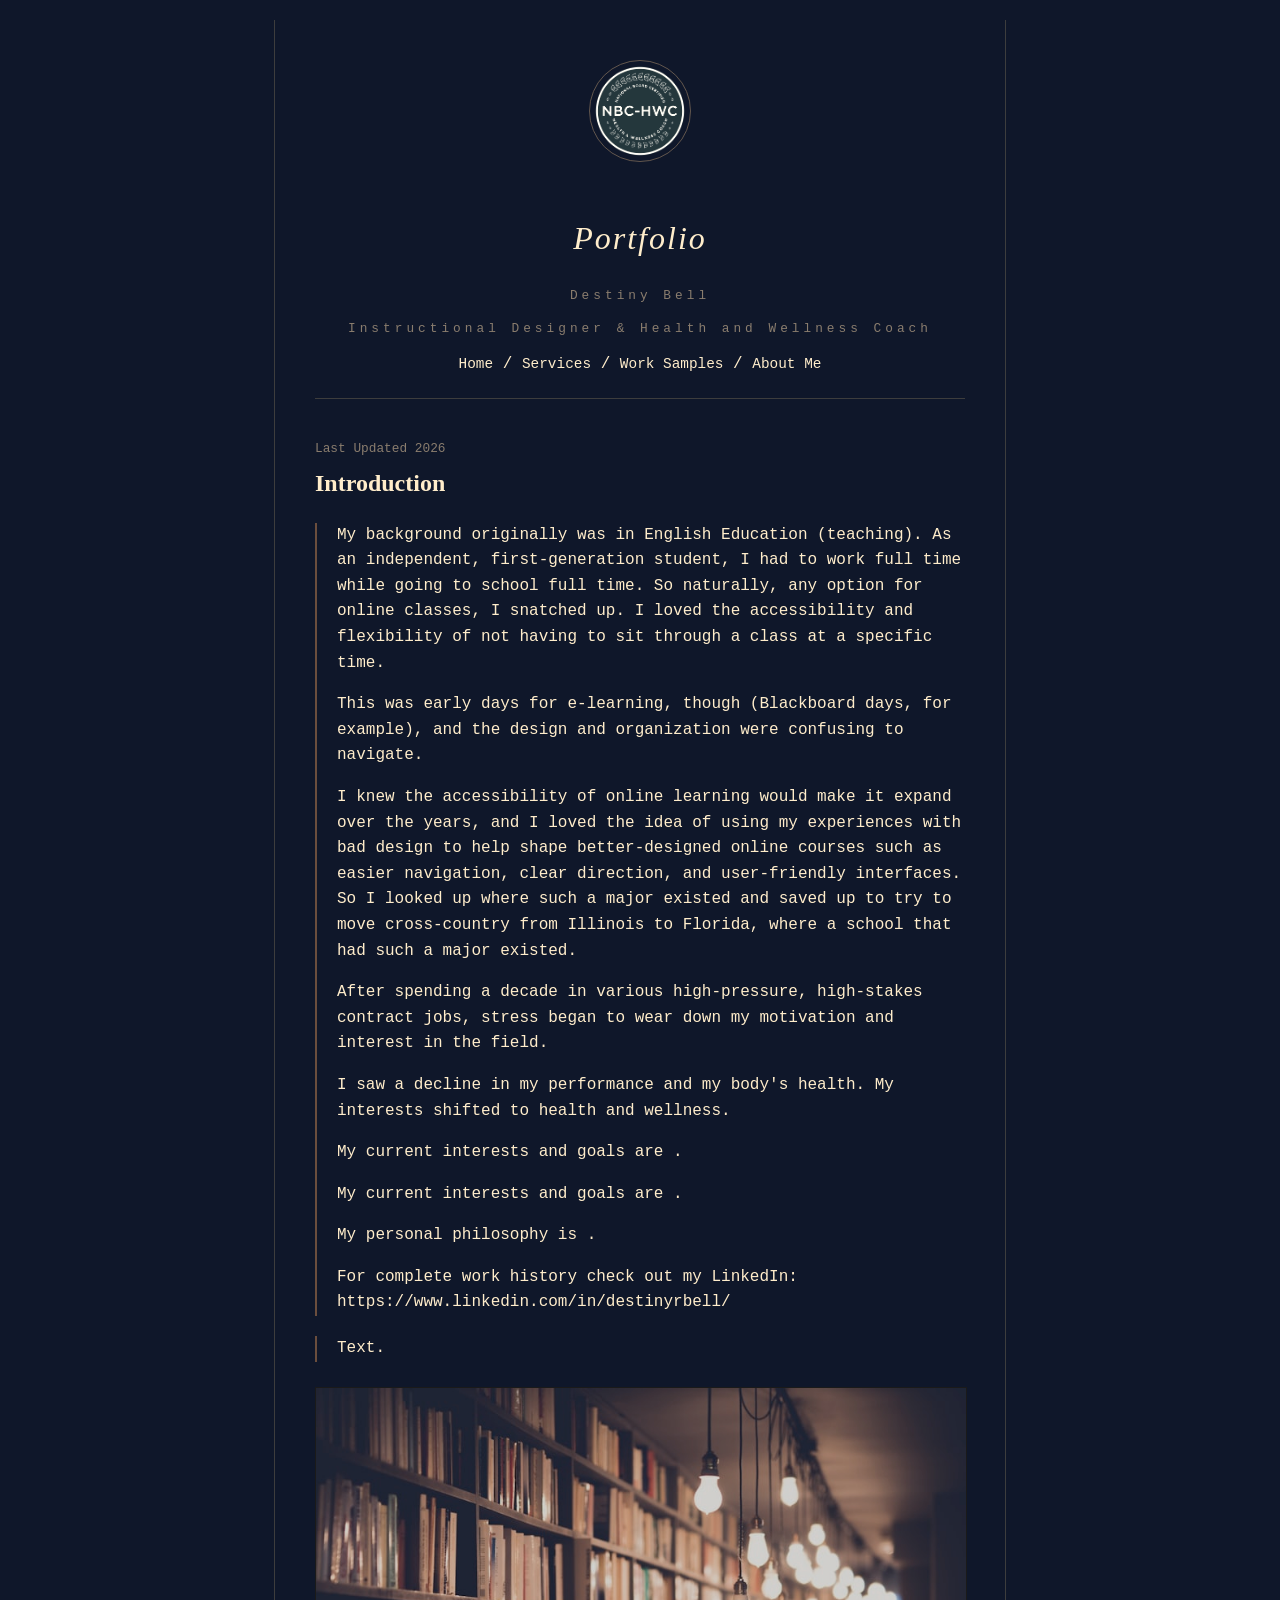
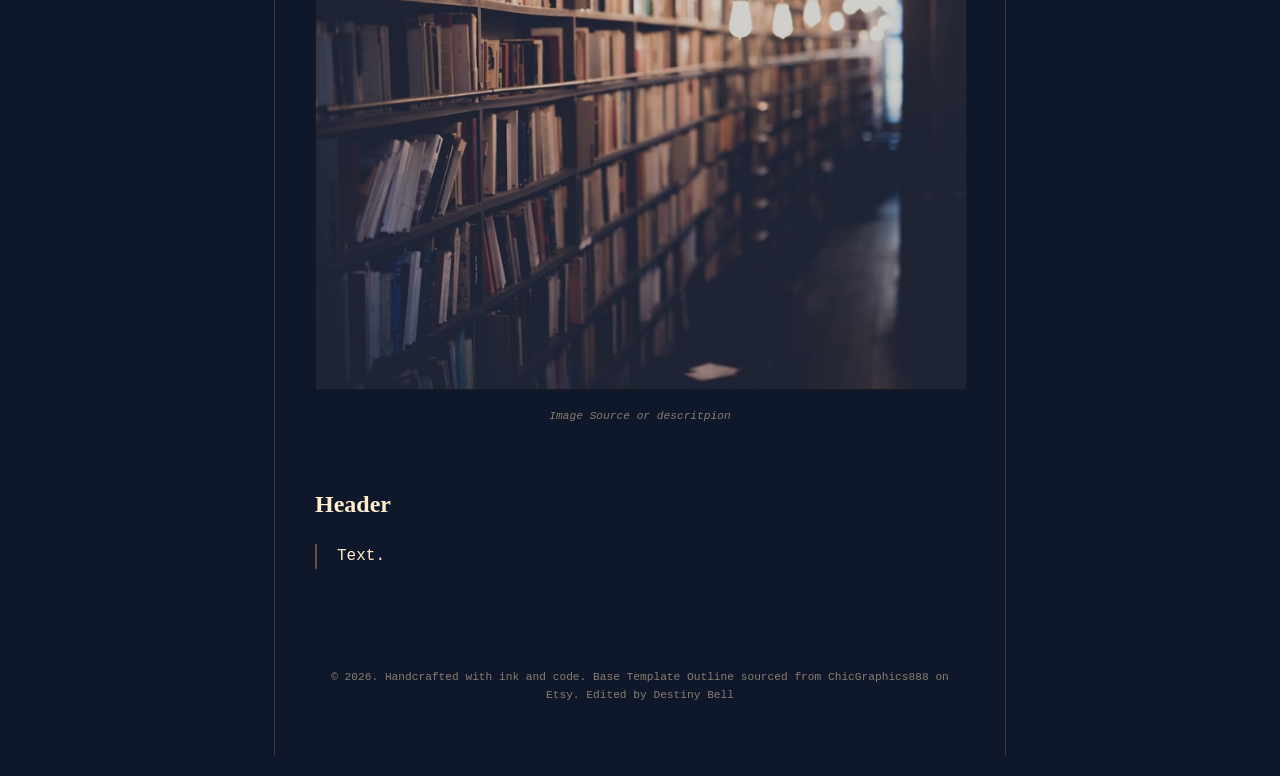
<file: index.html>
<!DOCTYPE html>
<html lang="en">

<!--  BEGIN Header Banner Title Content-->

<head>
    <meta charset="UTF-8">
    <meta name="viewport" content="width=device-width, initial-scale=1.0">
    <title>Destiny Bell's Portfolio</title>
    <link rel="stylesheet" href="style.css">
</head>
<body>

    <div class="container">
        <header>
            <img src="profile.jpg" alt="Profile" class="profile-img">
            <h1>Portfolio</h1>
            <p class="subtitle">Destiny Bell</p>
             <p class="subtitle">Instructional Designer & Health and Wellness Coach</p>

<!--  BEGIN Header Navigation Content-->
            <nav>
                <a href="index.html">Home</a> /
                <a href="services.html">Services</a> /
                <a href="samples.html">Work Samples</a> /
                <a href="about.html">About Me</a>
            </nav>
        </header>

        <!--  BEGIN Body Text Content-->
        <main>
            <article class="post">
                <span class="date">Last Updated 2026</span>
                <h2>Introduction</h2>

                   <div class="content">
                   <p>My background originally was in English Education (teaching). As an independent, first-generation student, I had to work full time while going to school full time. 
                       So naturally, any option for online classes, I snatched up. I loved the accessibility and flexibility of not having to sit through a class at a specific time.  </p>
                       <p> This was early days for e-learning, though (Blackboard days, for example), and the design and organization were confusing to navigate. </p>
                 <p> I knew the accessibility of online learning would make it expand over the years, and I loved the idea of using my experiences with bad design to help shape better-designed online courses such as easier navigation, clear direction, and user-friendly interfaces.
                So I looked up where such a major existed and saved up to try to move cross-country from Illinois to Florida, where a school that had such a major existed.   </p>
                    <p> After spending a decade in various high-pressure, high-stakes contract jobs, stress began to wear down my motivation and interest in the field.
                        <p> I saw a decline in my performance and my body's health. My interests shifted to health and wellness.  </p>
                   
                   
                   </p>
                     <p>My current interests and goals are .</p>
                         <p>My current interests and goals are .</p>
                       <p>My personal philosophy is .</p>


                    <p>For complete work history check out my LinkedIn: https://www.linkedin.com/in/destinyrbell/</p>
                </div>

          
                <div class="content">
                    <p>Text.</p>
                </div>
              

      <div class="post-image">
                    <img src="statue.jpg" alt="Old Library">
                    <p class="caption">Image Source or descritpion</p>
                </div>

                
            </article>

            <article class="post">
    
                <h2>Header</h2>
                <div class="content">
                    <p>Text.</p>
                </div>
            </article>
        </main>

                        <div class="tags"></div>
        
<!--  BEGIN Footer Content-->

        <footer>
            <p>&copy; 2026. Handcrafted with ink and code. Base Template Outline sourced from ChicGraphics888 on Etsy. Edited by Destiny Bell</p>
        </footer>
    </div>

</body>
</html>
</file>
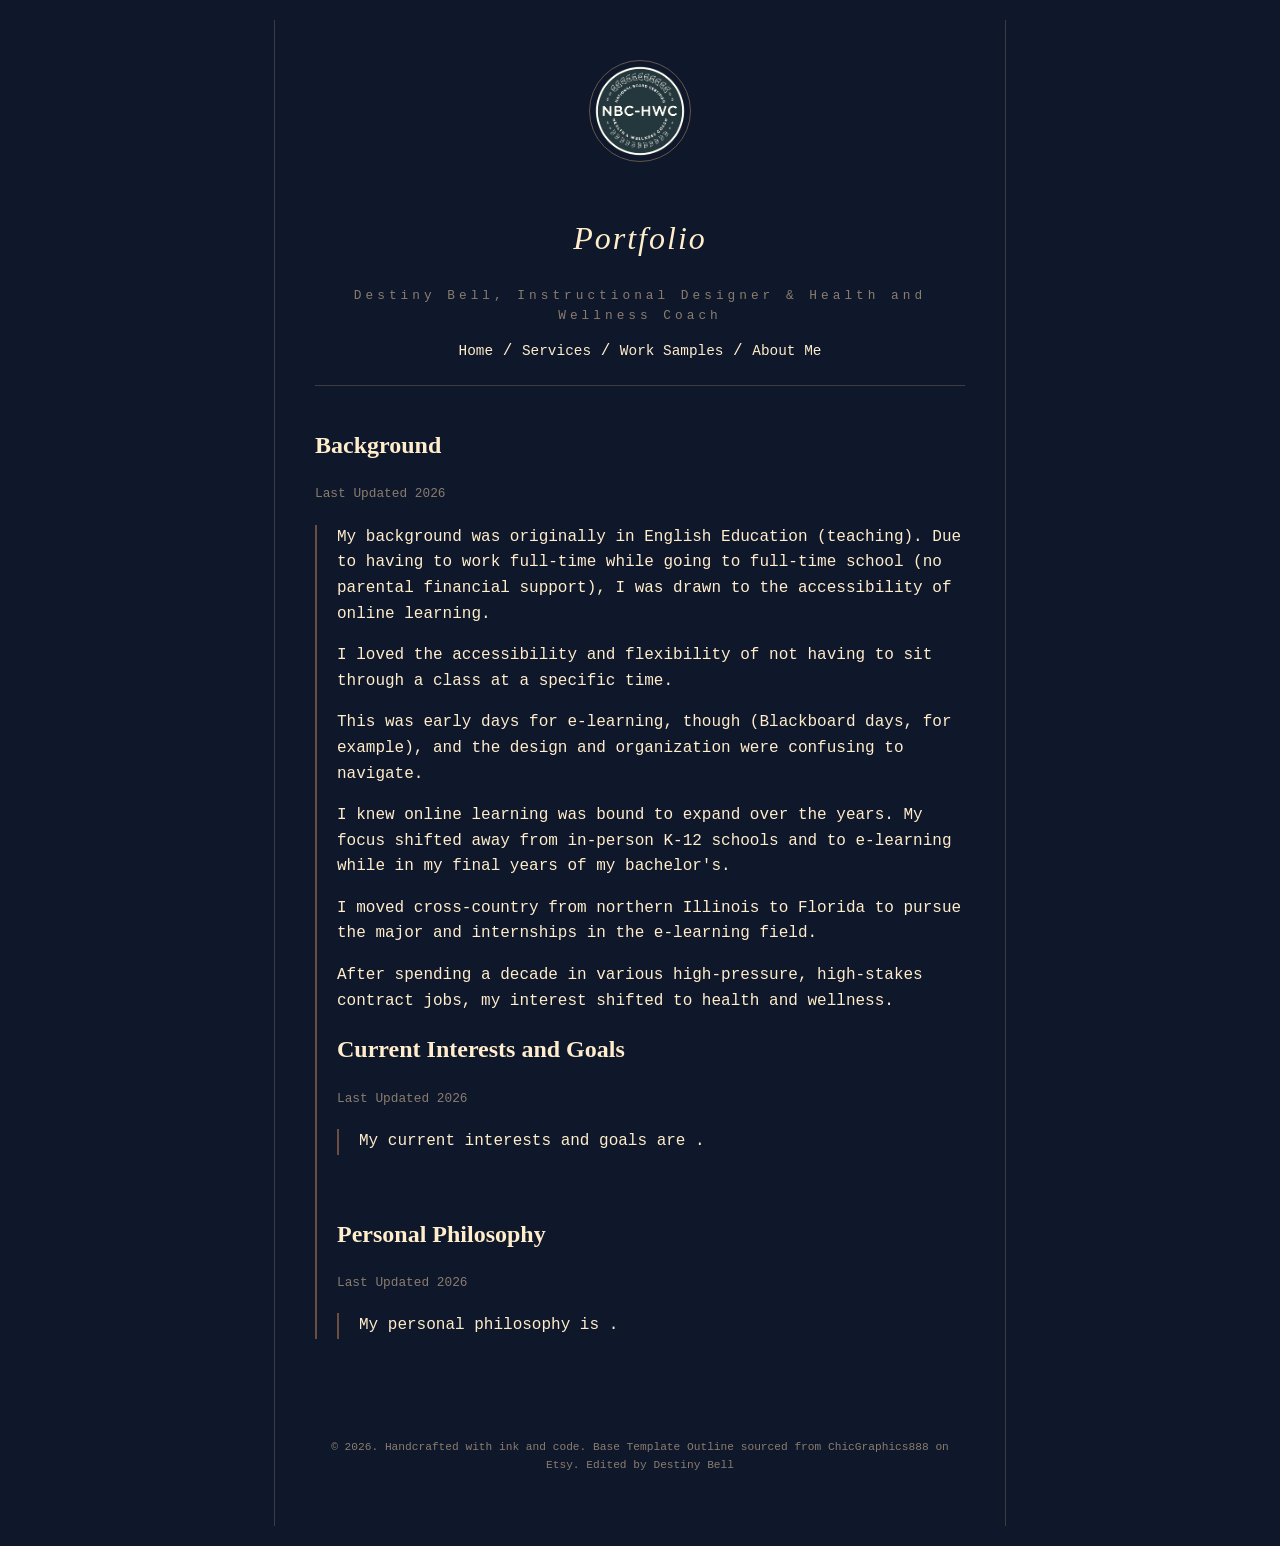
<file: about.html>
<!DOCTYPE html>
<html lang="en">

<!-- 
  BEGIN Header Banner Title Content
-->
    
<head>
    <meta charset="UTF-8">
    <meta name="viewport" content="width=device-width, initial-scale=1.0">
    <title>Destiny Bell's Portfolio</title>
    <link rel="stylesheet" href="style.css">
</head>
    
<body>
  <div class="container">
        <header>
            <img src="profile.jpg" alt="Profile" class="profile-img">
            <h1>Portfolio</h1>
            <p class="subtitle">Destiny Bell, Instructional Designer & Health and Wellness Coach</p>
      
          <!-- BEGIN Header Navigation Bar Content -->      
            <nav>
                <a href="index.html">Home</a> /
                <a href="services.html">Services</a> /
                <a href="samples.html">Work Samples</a> /
                <a href="about.html">About Me</a>
            </nav>
        </header>

<!-- BEGIN Main body of text content -->   
    <main>   
        
        <article class="post">
            <h2>Background</h2>
               <p class="date">Last Updated 2026</p>
                    <div class="content">
                       <p>My background was originally in English Education (teaching). 
                         Due to having to work full-time while going to full-time school (no parental financial support), I was drawn to the accessibility of online learning.</p>
                
                       <p> I loved the accessibility and flexibility of not having to sit through a class at a specific time.  </p>
                       This was early days for e-learning, though (Blackboard days, for example), and the design and organization were confusing to navigate. </p>
                       <p> I knew online learning was bound to expand over the years. 
                         My focus shifted away from in-person K-12 schools and to e-learning while in my final years of my bachelor's.</p>
                       <p> I moved cross-country from northern Illinois to Florida to pursue the major and internships in the e-learning field. </p> 
                         <p>After spending a decade in various high-pressure, high-stakes contract jobs, my interest shifted to health and wellness.</p>
            
       <article class="post">
           <h2>Current Interests and Goals</h2>
               <p class="date">Last Updated 2026</p>
          <div class="content">
               <p>My current interests and goals are .</p> </div>  </article>
                 
              
        <article class="post">
           <h2>Personal Philosophy</h2>
               <p class="date">Last Updated 2026</p>
                    <div class="content">
                         <p>My personal philosophy is .</p>  </div>  </article>
            
              

     </main>


<!-- 
 Footer Content 
-->  

       <footer>
            <p>&copy; 2026. Handcrafted with ink and code. Base Template Outline sourced from ChicGraphics888 on Etsy. Edited by Destiny Bell</p>
        </footer>
    </div><!--   This div is for top line div class container div-->

</body>
</html>
</file>
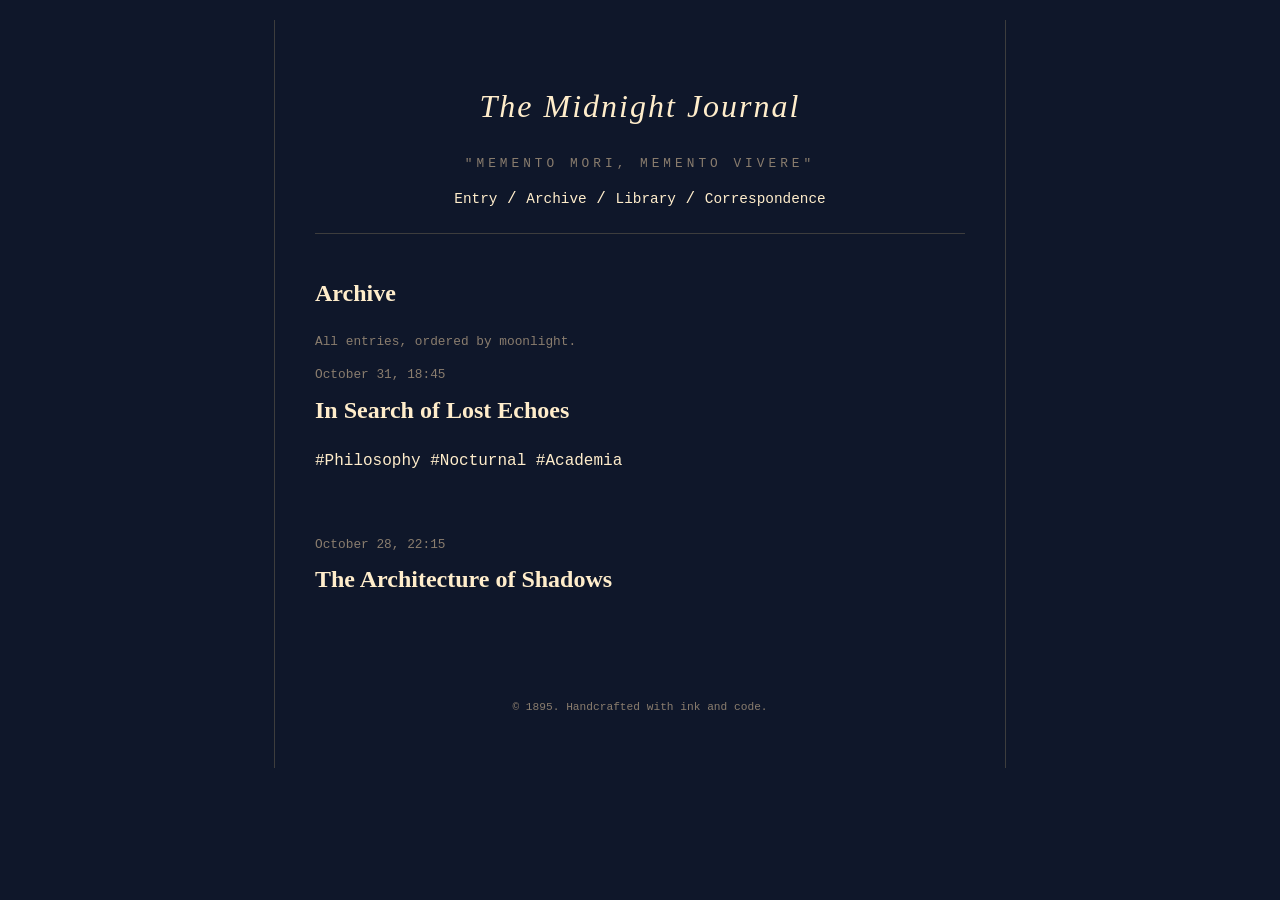
<file: archive.html>
<!DOCTYPE html>
<html lang="en">
<head>
    <meta charset="UTF-8">
    <meta name="viewport" content="width=device-width, initial-scale=1.0">
    <title>The Midnight Journal | Archive</title>
    <link rel="stylesheet" href="style.css">
</head>
<body>

    <div class="container">
        <header>
            <h1>The Midnight Journal</h1>
            <p class="subtitle">"MEMENTO MORI, MEMENTO VIVERE"</p>
            <nav>
                <a href="index.html">Entry</a> /
                <a href="archive.html">Archive</a> /
                <a href="library.html">Library</a> /
                <a href="correspondence.html">Correspondence</a>
            </nav>
        </header>

        <main>
            <h2>Archive</h2>
            <p class="date">All entries, ordered by moonlight.</p>

            <article class="post">
                <span class="date">October 31, 18:45</span>
                <h2><a href="index.html" style="color:inherit;text-decoration:none">In Search of Lost Echoes</a></h2>
                <div class="tags">#Philosophy #Nocturnal #Academia</div>
            </article>

            <article class="post">
                <span class="date">October 28, 22:15</span>
                <h2><a href="index.html" style="color:inherit;text-decoration:none">The Architecture of Shadows</a></h2>
            </article>
        </main>

        <footer>
            <p>&copy; 1895. Handcrafted with ink and code.</p>
        </footer>
    </div>

</body>
</html>
</file>
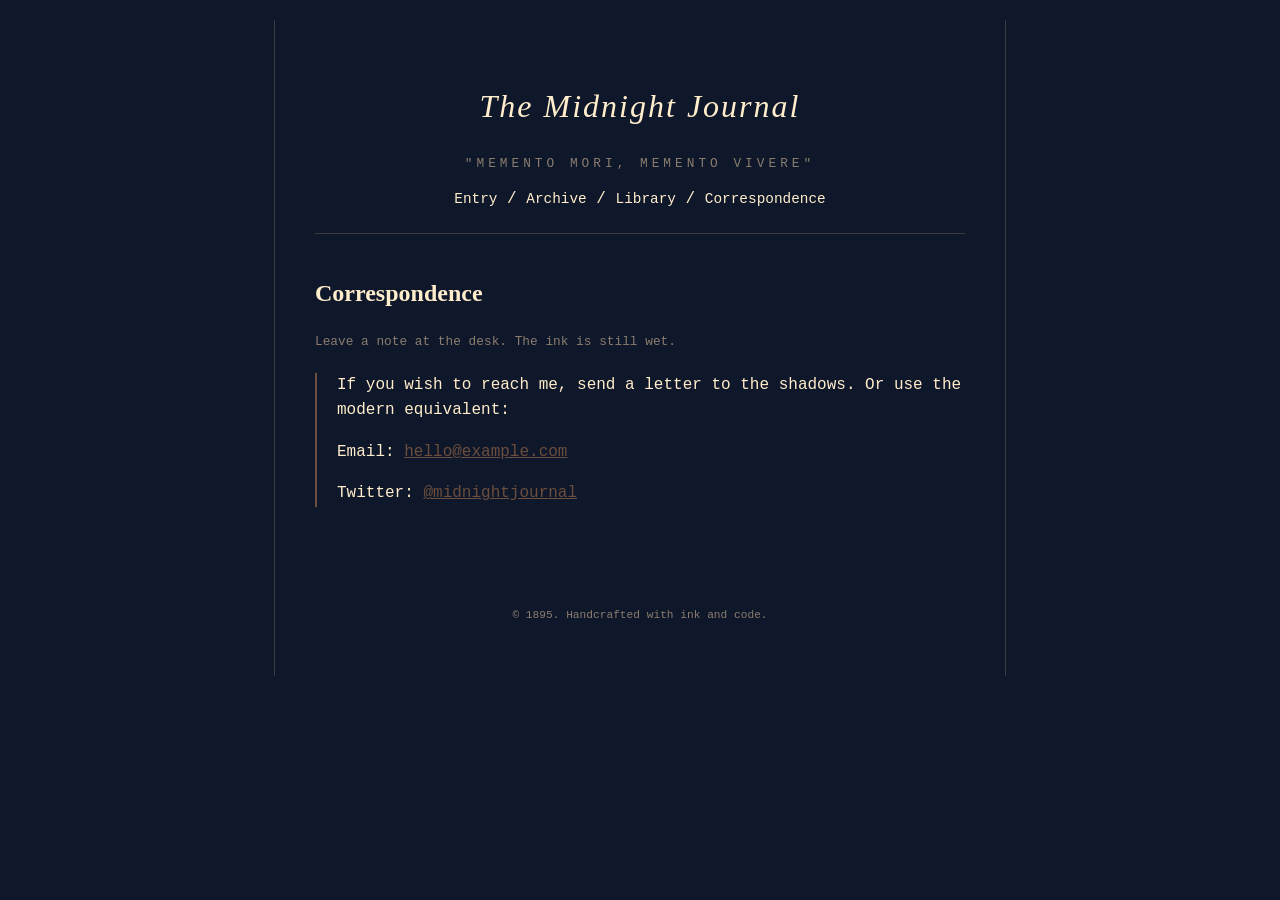
<file: correspondence.html>
<!DOCTYPE html>
<html lang="en">
<head>
    <meta charset="UTF-8">
    <meta name="viewport" content="width=device-width, initial-scale=1.0">
    <title>The Midnight Journal | Correspondence</title>
    <link rel="stylesheet" href="style.css">
</head>
<body>

    <div class="container">
        <header>
            <h1>The Midnight Journal</h1>
            <p class="subtitle">"MEMENTO MORI, MEMENTO VIVERE"</p>
            <nav>
                <a href="index.html">Entry</a> /
                <a href="archive.html">Archive</a> /
                <a href="library.html">Library</a> /
                <a href="correspondence.html">Correspondence</a>
            </nav>
        </header>

        <main>
            <h2>Correspondence</h2>
            <p class="date">Leave a note at the desk. The ink is still wet.</p>

            <article class="post">
                <div class="content">
                    <p>If you wish to reach me, send a letter to the shadows. Or use the modern equivalent:</p>
                    <p>Email: <a href="mailto:hello@example.com" style="color:var(--accent)">hello@example.com</a></p>
                    <p>Twitter: <a href="#" style="color:var(--accent)">@midnightjournal</a></p>
                </div>
            </article>
        </main>

        <footer>
            <p>&copy; 1895. Handcrafted with ink and code.</p>
        </footer>
    </div>

</body>
</html>
</file>
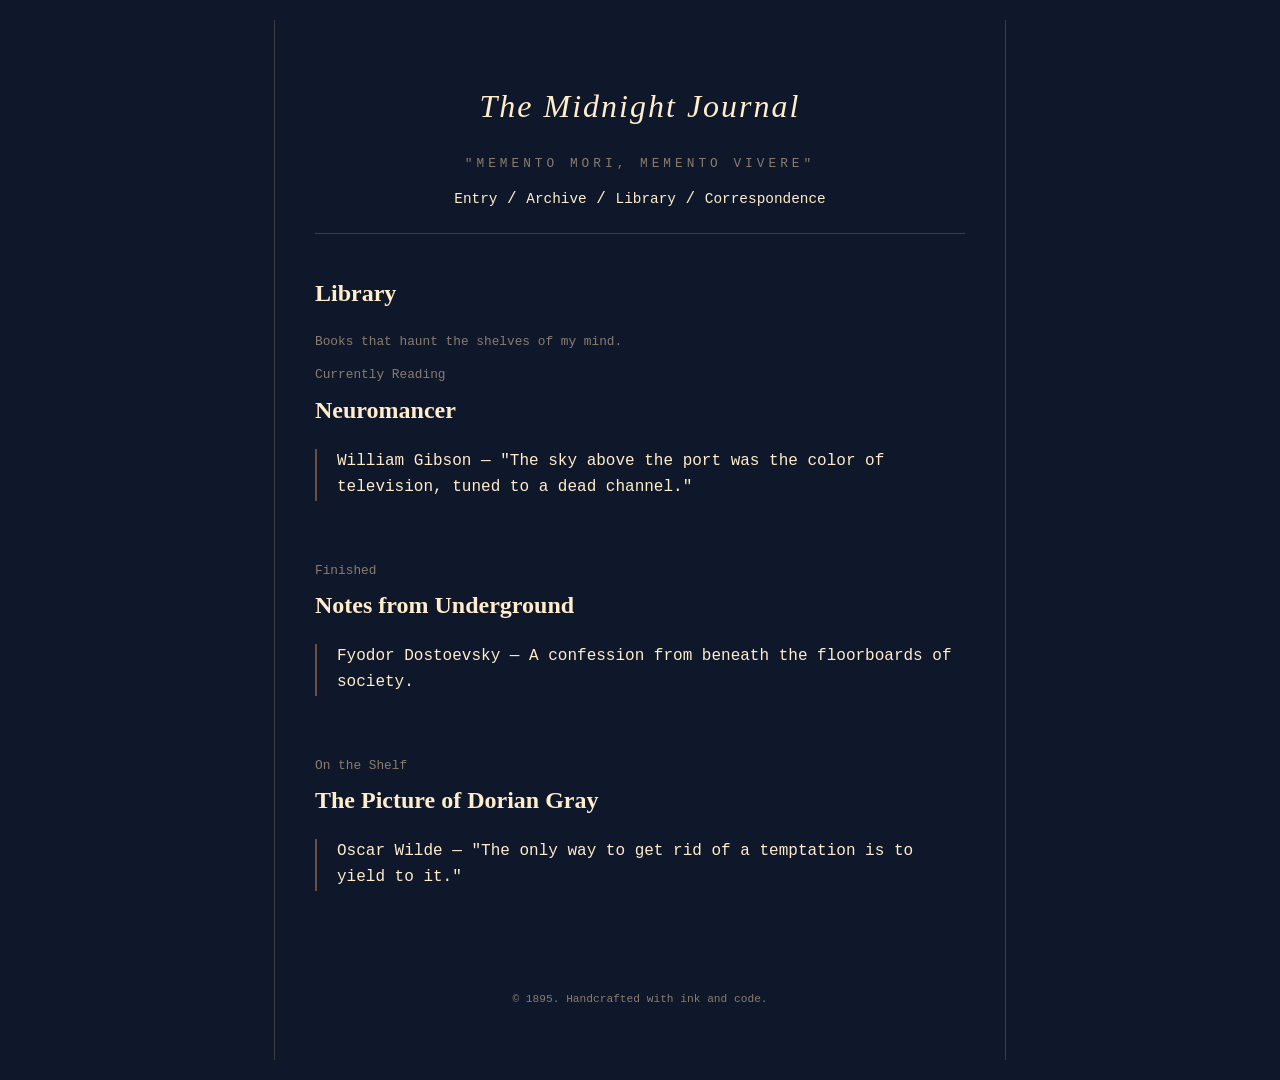
<file: library.html>
<!DOCTYPE html>
<html lang="en">
<head>
    <meta charset="UTF-8">
    <meta name="viewport" content="width=device-width, initial-scale=1.0">
    <title>The Midnight Journal | Library</title>
    <link rel="stylesheet" href="style.css">
</head>
<body>

    <div class="container">
        <header>
            <h1>The Midnight Journal</h1>
            <p class="subtitle">"MEMENTO MORI, MEMENTO VIVERE"</p>
            <nav>
                <a href="index.html">Entry</a> /
                <a href="archive.html">Archive</a> /
                <a href="library.html">Library</a> /
                <a href="correspondence.html">Correspondence</a>
            </nav>
        </header>

        <main>
            <h2>Library</h2>
            <p class="date">Books that haunt the shelves of my mind.</p>

            <article class="post">
                <span class="date">Currently Reading</span>
                <h2>Neuromancer</h2>
                <div class="content">
                    <p>William Gibson — "The sky above the port was the color of television, tuned to a dead channel."</p>
                </div>
            </article>

            <article class="post">
                <span class="date">Finished</span>
                <h2>Notes from Underground</h2>
                <div class="content">
                    <p>Fyodor Dostoevsky — A confession from beneath the floorboards of society.</p>
                </div>
            </article>

            <article class="post">
                <span class="date">On the Shelf</span>
                <h2>The Picture of Dorian Gray</h2>
                <div class="content">
                    <p>Oscar Wilde — "The only way to get rid of a temptation is to yield to it."</p>
                </div>
            </article>
        </main>

        <footer>
            <p>&copy; 1895. Handcrafted with ink and code.</p>
        </footer>
    </div>

</body>
</html>
</file>
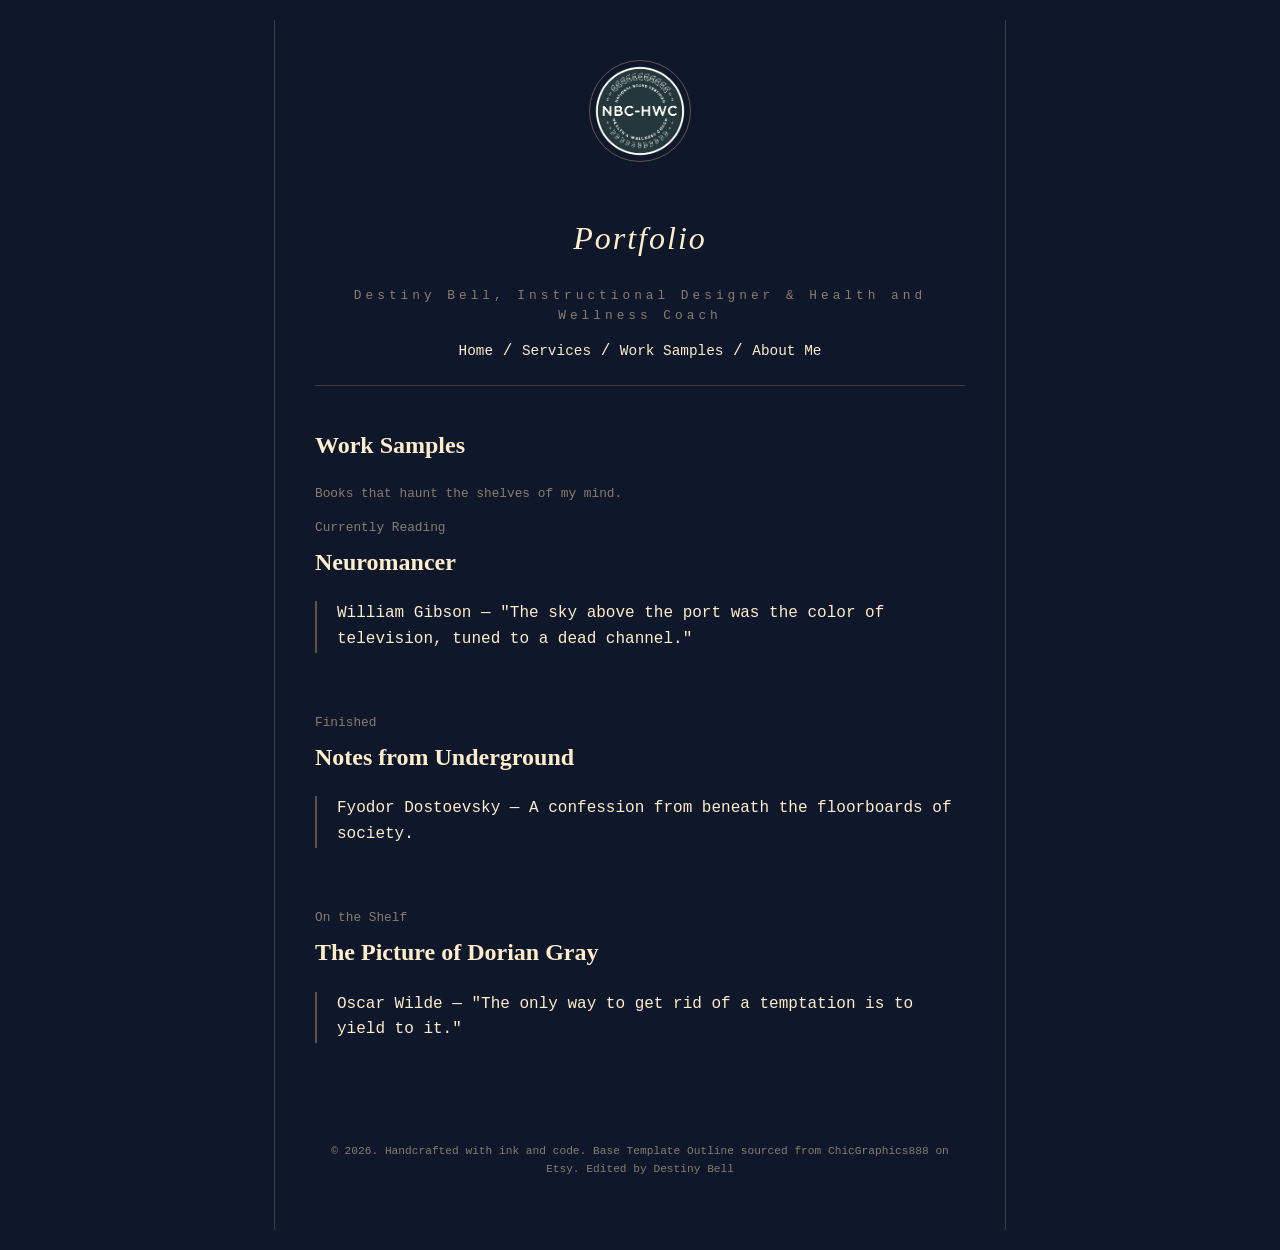
<file: samples.html>
<!DOCTYPE html>
<html lang="en">
<head>
    <meta charset="UTF-8">
    <meta name="viewport" content="width=device-width, initial-scale=1.0">
    <title>Destiny Bell's Portfolio</title>
    <link rel="stylesheet" href="style.css">
</head>
<body>

    <div class="container">
        <header>
            <img src="profile.jpg" alt="Profile" class="profile-img">
            <h1>Portfolio</h1>
            <p class="subtitle">Destiny Bell, Instructional Designer & Health and Wellness Coach</p>
            <nav>
                <a href="index.html">Home</a> /
                <a href="services.html">Services</a> /
                <a href="samples.html">Work Samples</a> /
                <a href="about.html">About Me</a>
            </nav>
        </header>

        <main>
            <h2>Work Samples</h2>
            <p class="date">Books that haunt the shelves of my mind.</p>

            <article class="post">
                <span class="date">Currently Reading</span>
                <h2>Neuromancer</h2>
                <div class="content">
                    <p>William Gibson — "The sky above the port was the color of television, tuned to a dead channel."</p>
                </div>
            </article>

            <article class="post">
                <span class="date">Finished</span>
                <h2>Notes from Underground</h2>
                <div class="content">
                    <p>Fyodor Dostoevsky — A confession from beneath the floorboards of society.</p>
                </div>
            </article>

            <article class="post">
                <span class="date">On the Shelf</span>
                <h2>The Picture of Dorian Gray</h2>
                <div class="content">
                    <p>Oscar Wilde — "The only way to get rid of a temptation is to yield to it."</p>
                </div>
            </article>
        </main>

      <footer>
            <p>&copy; 2026. Handcrafted with ink and code. Base Template Outline sourced from ChicGraphics888 on Etsy. Edited by Destiny Bell</p>
        </footer>
    </div>

</body>
</html>
</file>
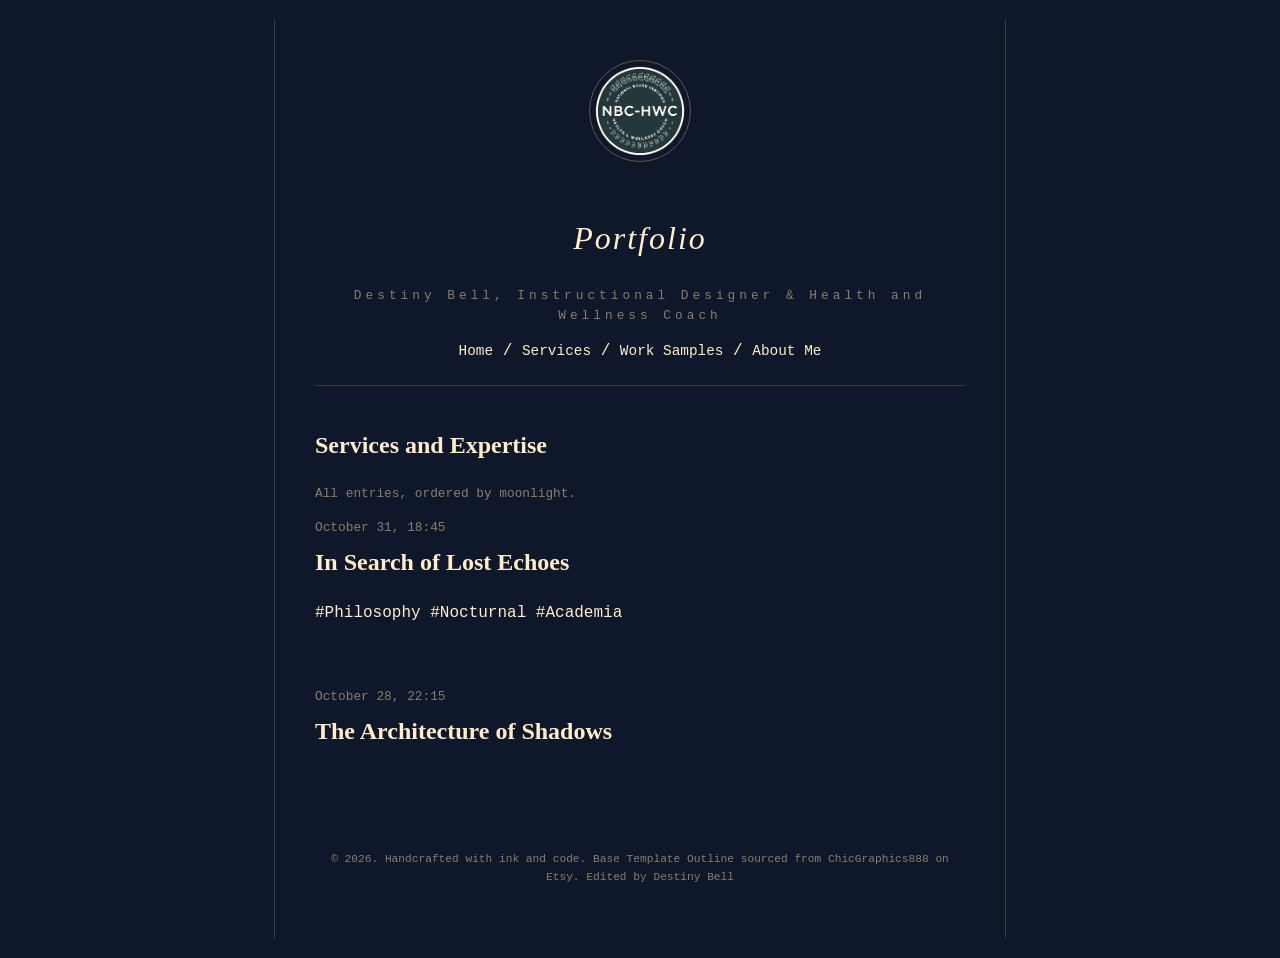
<file: services.html>
<!DOCTYPE html>
<html lang="en">
<head>
    <meta charset="UTF-8">
    <meta name="viewport" content="width=device-width, initial-scale=1.0">
    <title>Destiny Bell's Portfolio</title>
    <link rel="stylesheet" href="style.css">
</head>
<body>

    <div class="container">
        <header>
            <img src="profile.jpg" alt="Profile" class="profile-img">
            <h1>Portfolio</h1>
            <p class="subtitle">Destiny Bell, Instructional Designer & Health and Wellness Coach</p>
            <nav>
                <a href="index.html">Home</a> /
                <a href="services.html">Services</a> /
                <a href="samples.html">Work Samples</a> /
                <a href="about.html">About Me</a>
            </nav>
        </header>

        <main>
            <h2>Services and Expertise</h2>
            <p class="date">All entries, ordered by moonlight.</p>

            <article class="post">
                <span class="date">October 31, 18:45</span>
                <h2><a href="index.html" style="color:inherit;text-decoration:none">In Search of Lost Echoes</a></h2>
                <div class="tags">#Philosophy #Nocturnal #Academia</div>
            </article>

            <article class="post">
                <span class="date">October 28, 22:15</span>
                <h2><a href="index.html" style="color:inherit;text-decoration:none">The Architecture of Shadows</a></h2>
            </article>
        </main>

        <footer>
            <p>&copy; 2026. Handcrafted with ink and code. Base Template Outline sourced from ChicGraphics888 on Etsy. Edited by Destiny Bell</p>
        </footer>
    </div>

</body>
</html>
</file>
<file: style.css>
/* Comments */
:root {
    --bg-color: #0f172a;        
    --paper-color: #2c2c2c;     
    --text-main: #ffedcb;       
    --text-dim: #8a7d6e;   
    --accent: #6b4e3d;         
    --border: 1px solid #3d3d3d;
}
/* Comments */
body {
    background-color: var(--bg-color);
    color: var(--text-main);
    font-family: 'Courier New', Courier, monospace; 
    line-height: 1.6;
    margin: 0;
    padding: 20px;
}

.container {
    max-width: 650px;
    margin: 0 auto;
    border-left: var(--border);
    border-right: var(--border);
    padding: 40px;
}
/* Comments */
header {
    text-align: center;
    border-bottom: var(--border);
    padding-bottom: 20px;
    margin-bottom: 40px;
}

h1 {
    font-family: 'Georgia', serif; 
    font-style: italic;
    font-weight: normal;
    letter-spacing: 2px;
}

.subtitle {
    font-size: 0.8rem;
    color: var(--text-dim);
    letter-spacing: 4px;
}

nav a {
    color: var(--text-main);
    text-decoration: none;
    font-size: 0.9rem;
}

nav a:hover {
    color: var(--accent);
}

.post {
    margin-bottom: 60px;
}

.date {
    font-size: 0.8rem;
    color: var(--text-dim);
    display: block;
}

h2 {
    font-family: 'Georgia', serif;
    font-size: 1.5rem;
    margin-top: 5px;
}

.content {
    border-left: 2px solid var(--accent);
    padding-left: 20px;
    margin: 20px 0;
    font-size: 1rem;
}


.profile-img {
    width: 100px;
    height: 100px;
    border-radius: 50%; 
    border: 1px solid var(--accent);
    filter: sepia(30%) grayscale(50%); 
    margin-bottom: 20px;
    object-fit: cover;
}


.post-image {
    margin: 25px 0;
}

.post-image img {
    width: 100%;
    height: auto;
    border: 1px solid var(--paper-color);
   
    filter: brightness(0.8) contrast(1.1) grayscale(20%);
    transition: 0.5s;
}

.post-image img:hover {
    filter: brightness(1); 
}


.caption {
    font-size: 0.7rem;
    font-style: italic;
    color: var(--text-dim);
    text-align: center;
    margin-top: 8px;
}

footer {
    text-align: center;
    font-size: 0.7rem;
    color: var(--text-dim);
    margin-top: 100px;
}
</file>
